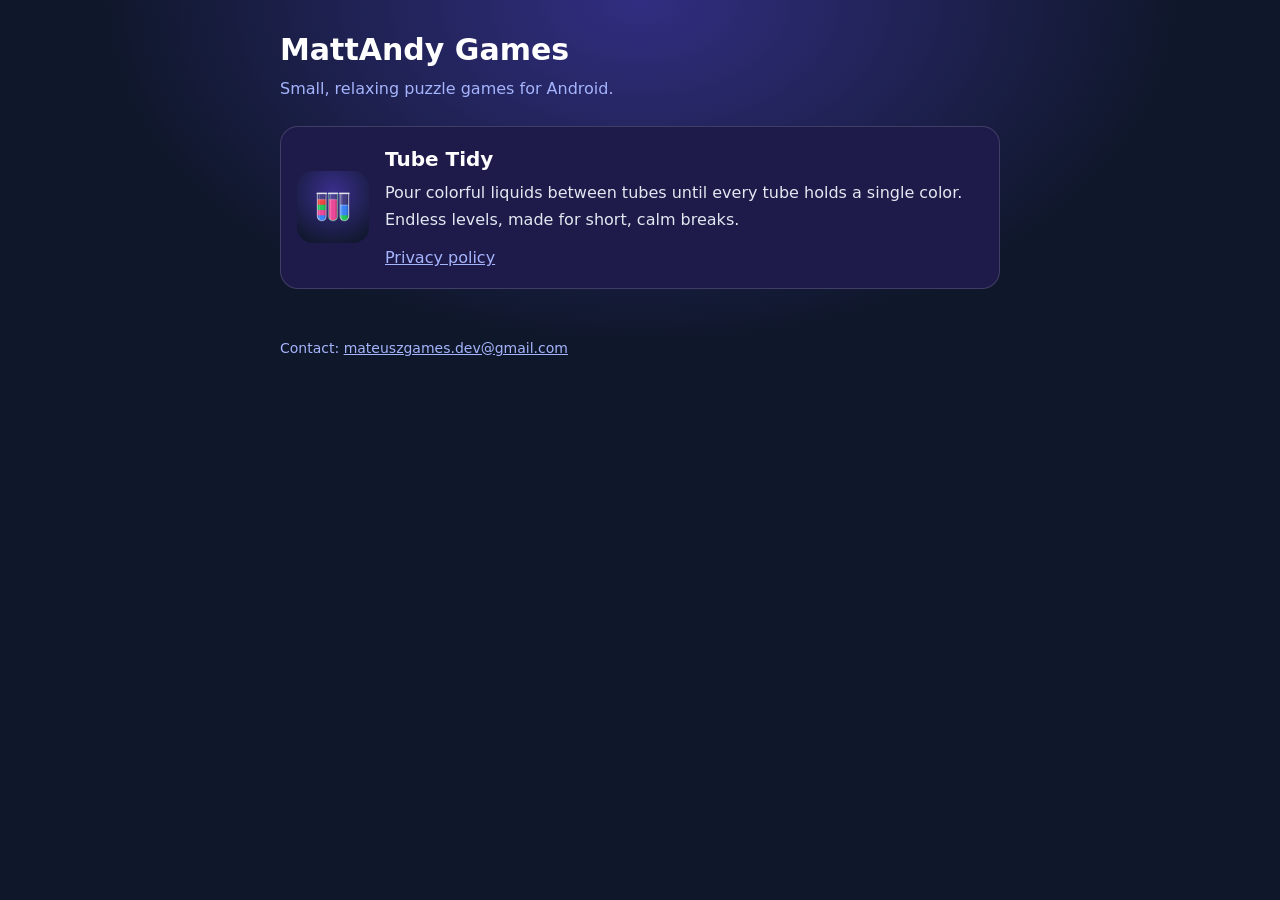
<file: index.html>
<!doctype html>
<html lang="en">
<head>
  <meta charset="utf-8">
  <meta name="viewport" content="width=device-width, initial-scale=1">
  <title>MattAndy Games</title>
  <meta name="description" content="Relaxing puzzle games for Android by MattAndy Games.">
  <link rel="icon" href="tubetidy/icon.png">
  <link rel="stylesheet" href="style.css">
</head>
<body>
<main>
  <h1>MattAndy Games</h1>
  <p class="muted">Small, relaxing puzzle games for Android.</p>

  <div class="card">
    <img src="tubetidy/icon.png" alt="Tube Tidy icon">
    <div>
      <h2>Tube Tidy</h2>
      <p>Pour colorful liquids between tubes until every tube holds a single color. Endless levels, made for short, calm breaks.</p>
      <a href="tubetidy/privacy.html">Privacy policy</a>
    </div>
  </div>

  <footer>
    Contact: <a href="mailto:mateuszgames.dev@gmail.com">mateuszgames.dev@gmail.com</a>
  </footer>
</main>
</body>
</html>
</file>
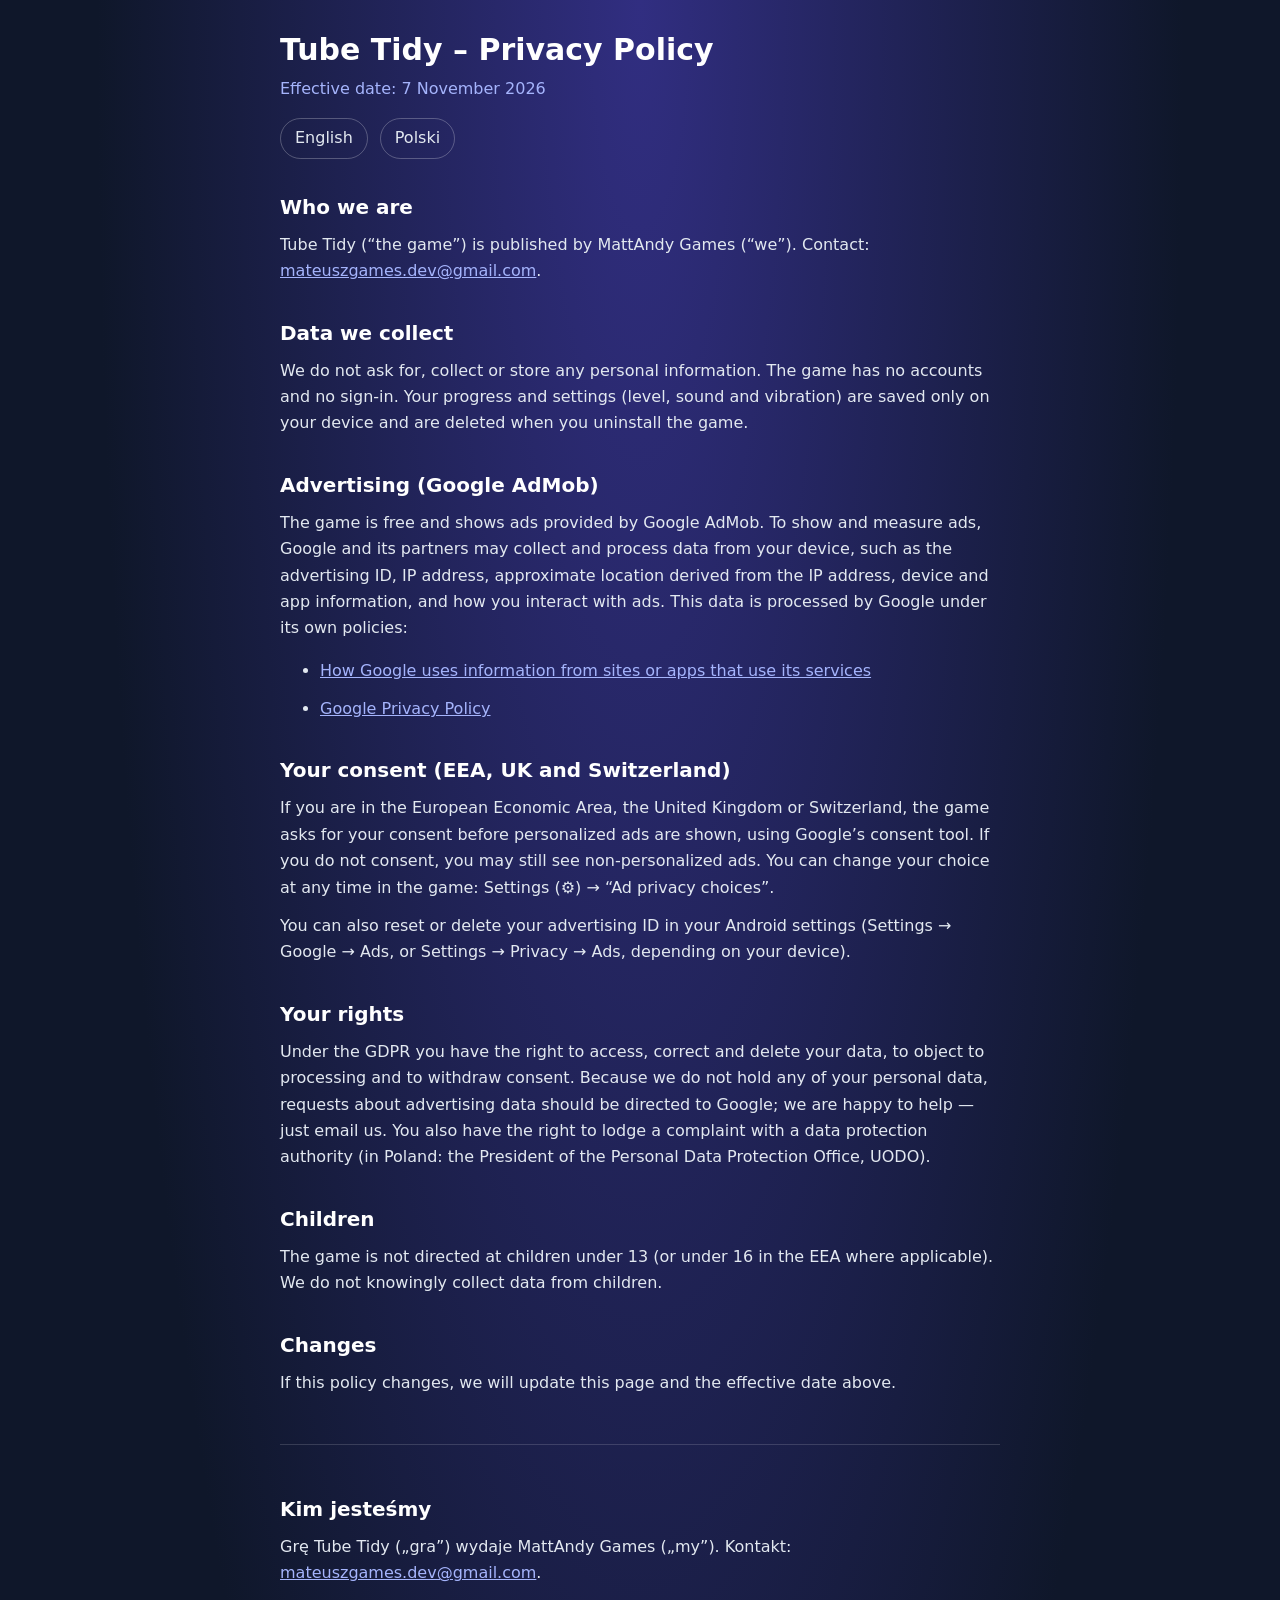
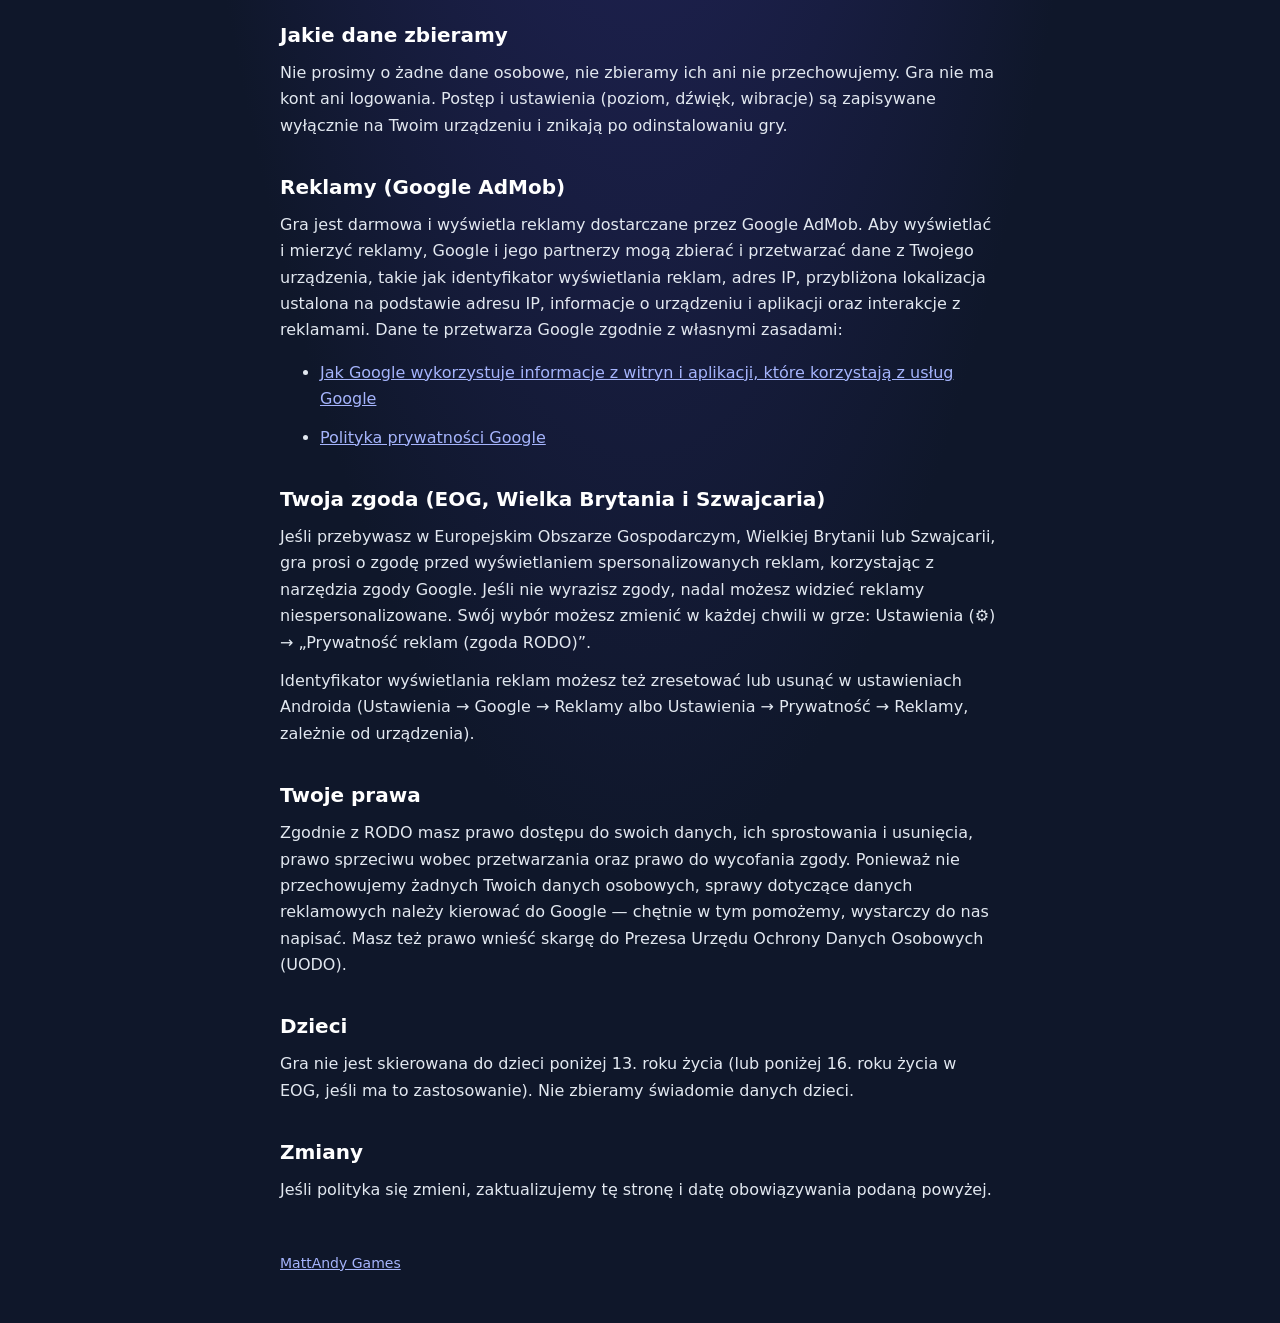
<file: tubetidy/privacy.html>
<!doctype html>
<html lang="en">
<head>
  <meta charset="utf-8">
  <meta name="viewport" content="width=device-width, initial-scale=1">
  <title>Tube Tidy Privacy Policy</title>
  <link rel="icon" href="icon.png">
  <link rel="stylesheet" href="../style.css">
</head>
<body>
<main>
  <h1>Tube Tidy – Privacy Policy</h1>
  <p class="muted">Effective date: 7 November 2026</p>
  <div class="lang"><a href="#en">English</a><a href="#pl">Polski</a></div>

  <section id="en">
    <h2>Who we are</h2>
    <p>Tube Tidy (“the game”) is published by MattAndy Games (“we”). Contact: <a href="mailto:mateuszgames.dev@gmail.com">mateuszgames.dev@gmail.com</a>.</p>

    <h2>Data we collect</h2>
    <p>We do not ask for, collect or store any personal information. The game has no accounts and no sign-in. Your progress and settings (level, sound and vibration) are saved only on your device and are deleted when you uninstall the game.</p>

    <h2>Advertising (Google AdMob)</h2>
    <p>The game is free and shows ads provided by Google AdMob. To show and measure ads, Google and its partners may collect and process data from your device, such as the advertising ID, IP address, approximate location derived from the IP address, device and app information, and how you interact with ads. This data is processed by Google under its own policies:</p>
    <ul>
      <li><a href="https://policies.google.com/technologies/partner-sites">How Google uses information from sites or apps that use its services</a></li>
      <li><a href="https://policies.google.com/privacy">Google Privacy Policy</a></li>
    </ul>

    <h2>Your consent (EEA, UK and Switzerland)</h2>
    <p>If you are in the European Economic Area, the United Kingdom or Switzerland, the game asks for your consent before personalized ads are shown, using Google’s consent tool. If you do not consent, you may still see non-personalized ads. You can change your choice at any time in the game: Settings (⚙) → “Ad privacy choices”.</p>
    <p>You can also reset or delete your advertising ID in your Android settings (Settings → Google → Ads, or Settings → Privacy → Ads, depending on your device).</p>

    <h2>Your rights</h2>
    <p>Under the GDPR you have the right to access, correct and delete your data, to object to processing and to withdraw consent. Because we do not hold any of your personal data, requests about advertising data should be directed to Google; we are happy to help — just email us. You also have the right to lodge a complaint with a data protection authority (in Poland: the President of the Personal Data Protection Office, UODO).</p>

    <h2>Children</h2>
    <p>The game is not directed at children under 13 (or under 16 in the EEA where applicable). We do not knowingly collect data from children.</p>

    <h2>Changes</h2>
    <p>If this policy changes, we will update this page and the effective date above.</p>
  </section>

  <hr>

  <section id="pl" lang="pl">
    <h2>Kim jesteśmy</h2>
    <p>Grę Tube Tidy („gra”) wydaje MattAndy Games („my”). Kontakt: <a href="mailto:mateuszgames.dev@gmail.com">mateuszgames.dev@gmail.com</a>.</p>

    <h2>Jakie dane zbieramy</h2>
    <p>Nie prosimy o żadne dane osobowe, nie zbieramy ich ani nie przechowujemy. Gra nie ma kont ani logowania. Postęp i ustawienia (poziom, dźwięk, wibracje) są zapisywane wyłącznie na Twoim urządzeniu i znikają po odinstalowaniu gry.</p>

    <h2>Reklamy (Google AdMob)</h2>
    <p>Gra jest darmowa i wyświetla reklamy dostarczane przez Google AdMob. Aby wyświetlać i mierzyć reklamy, Google i jego partnerzy mogą zbierać i przetwarzać dane z Twojego urządzenia, takie jak identyfikator wyświetlania reklam, adres IP, przybliżona lokalizacja ustalona na podstawie adresu IP, informacje o urządzeniu i aplikacji oraz interakcje z reklamami. Dane te przetwarza Google zgodnie z własnymi zasadami:</p>
    <ul>
      <li><a href="https://policies.google.com/technologies/partner-sites?hl=pl">Jak Google wykorzystuje informacje z witryn i aplikacji, które korzystają z usług Google</a></li>
      <li><a href="https://policies.google.com/privacy?hl=pl">Polityka prywatności Google</a></li>
    </ul>

    <h2>Twoja zgoda (EOG, Wielka Brytania i Szwajcaria)</h2>
    <p>Jeśli przebywasz w Europejskim Obszarze Gospodarczym, Wielkiej Brytanii lub Szwajcarii, gra prosi o zgodę przed wyświetlaniem spersonalizowanych reklam, korzystając z narzędzia zgody Google. Jeśli nie wyrazisz zgody, nadal możesz widzieć reklamy niespersonalizowane. Swój wybór możesz zmienić w każdej chwili w grze: Ustawienia (⚙) → „Prywatność reklam (zgoda RODO)”.</p>
    <p>Identyfikator wyświetlania reklam możesz też zresetować lub usunąć w ustawieniach Androida (Ustawienia → Google → Reklamy albo Ustawienia → Prywatność → Reklamy, zależnie od urządzenia).</p>

    <h2>Twoje prawa</h2>
    <p>Zgodnie z RODO masz prawo dostępu do swoich danych, ich sprostowania i usunięcia, prawo sprzeciwu wobec przetwarzania oraz prawo do wycofania zgody. Ponieważ nie przechowujemy żadnych Twoich danych osobowych, sprawy dotyczące danych reklamowych należy kierować do Google — chętnie w tym pomożemy, wystarczy do nas napisać. Masz też prawo wnieść skargę do Prezesa Urzędu Ochrony Danych Osobowych (UODO).</p>

    <h2>Dzieci</h2>
    <p>Gra nie jest skierowana do dzieci poniżej 13. roku życia (lub poniżej 16. roku życia w EOG, jeśli ma to zastosowanie). Nie zbieramy świadomie danych dzieci.</p>

    <h2>Zmiany</h2>
    <p>Jeśli polityka się zmieni, zaktualizujemy tę stronę i datę obowiązywania podaną powyżej.</p>
  </section>

  <footer><a href="../">MattAndy Games</a></footer>
</main>
</body>
</html>
</file>
<file: style.css>
:root {
  --bg: #0f172a;
  --card: #1e1b4b;
  --text: #e2e8f0;
  --muted: #a5b4fc;
  --accent: #ec4899;
}
* { box-sizing: border-box; }
body {
  margin: 0; padding: 32px 16px 48px;
  background: radial-gradient(ellipse at top, #312e81, var(--bg) 60%) no-repeat, var(--bg);
  color: var(--text);
  font: 16px/1.65 system-ui, -apple-system, "Segoe UI", Roboto, sans-serif;
}
main { max-width: 720px; margin: 0 auto; }
h1 { color: #fff; font-size: 30px; line-height: 1.2; margin: 0 0 8px; }
h2 { color: #fff; font-size: 20px; margin: 32px 0 8px; }
p, li { margin: 0 0 12px; }
a { color: var(--muted); }
.muted { color: var(--muted); }
.card {
  display: flex; gap: 16px; align-items: center;
  margin: 24px 0; padding: 16px; border-radius: 18px;
  background: var(--card); border: 1px solid rgba(255,255,255,0.15);
}
.card img { width: 72px; height: 72px; border-radius: 16px; flex-shrink: 0; }
.card h2 { margin: 0 0 4px; }
.lang { display: flex; gap: 12px; margin: 16px 0 8px; }
.lang a {
  padding: 6px 14px; border-radius: 999px; text-decoration: none;
  border: 1px solid rgba(255,255,255,0.25); color: var(--text);
}
hr { border: none; border-top: 1px solid rgba(255,255,255,0.15); margin: 48px 0; }
footer { margin-top: 48px; font-size: 14px; color: var(--muted); }
</file>
